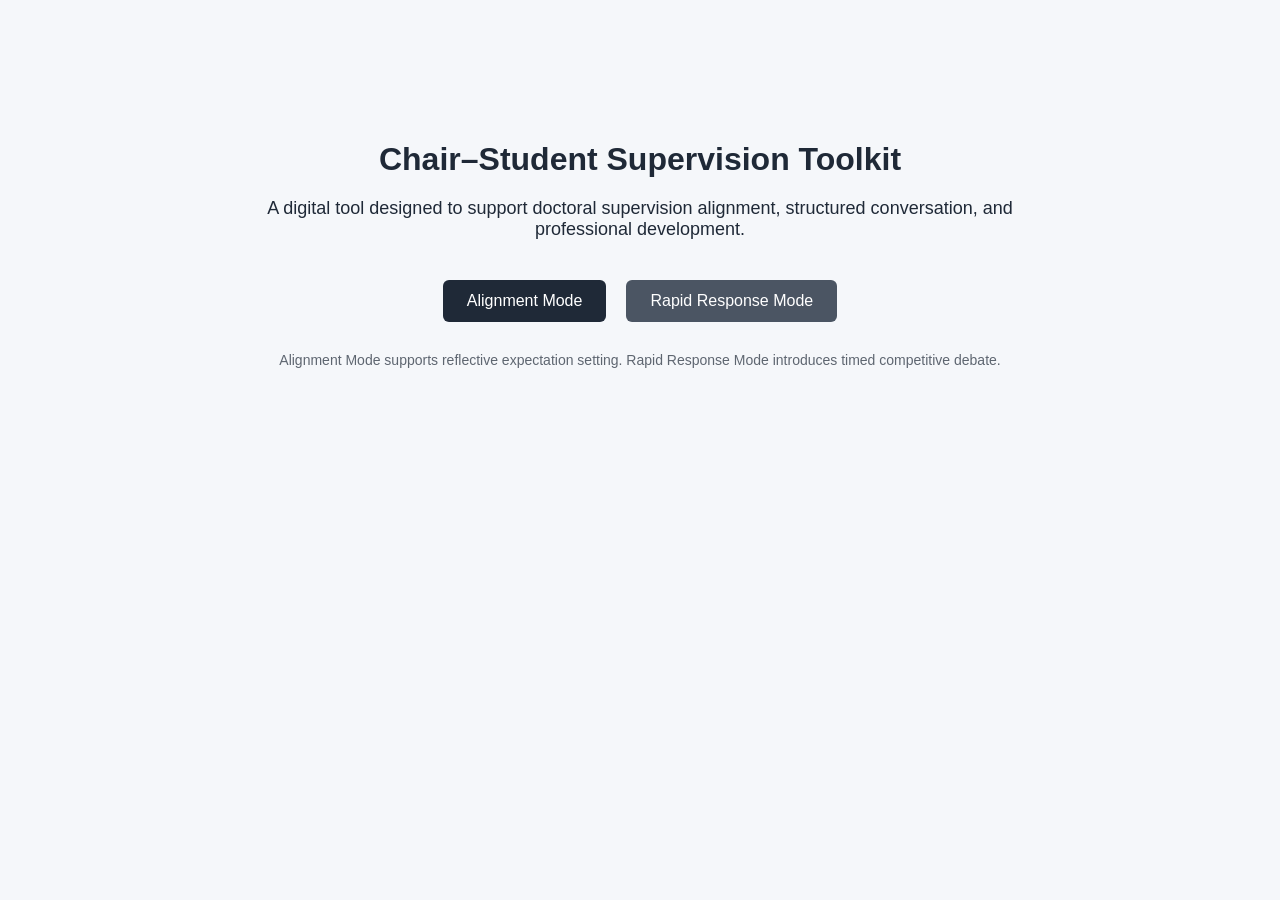
<file: index.html>
<!DOCTYPE html>
<html lang="en">
<head>
  <meta charset="UTF-8">
  <title>Chair–Student Alignment Tool</title>
  <link rel="stylesheet" href="css/styles.css">
</head>
<body>

<div class="container">
  <h1>Chair–Student Supervision Toolkit</h1>

  <p>
    A digital tool designed to support doctoral supervision alignment,
    structured conversation, and professional development.
  </p>

  <div class="buttons" style="margin-top:30px;">

    <a href="game.html" class="btn">
      Alignment Mode
    </a>

    <a href="game-debate.html" class="btn secondary">
      Rapid Response Mode
    </a>

  </div>

  <div style="margin-top:30px;">
    <p style="font-size:14px; opacity:0.7;">
      Alignment Mode supports reflective expectation setting.
      Rapid Response Mode introduces timed competitive debate.
    </p>
  </div>

</div>

</body>
</html>
</file>
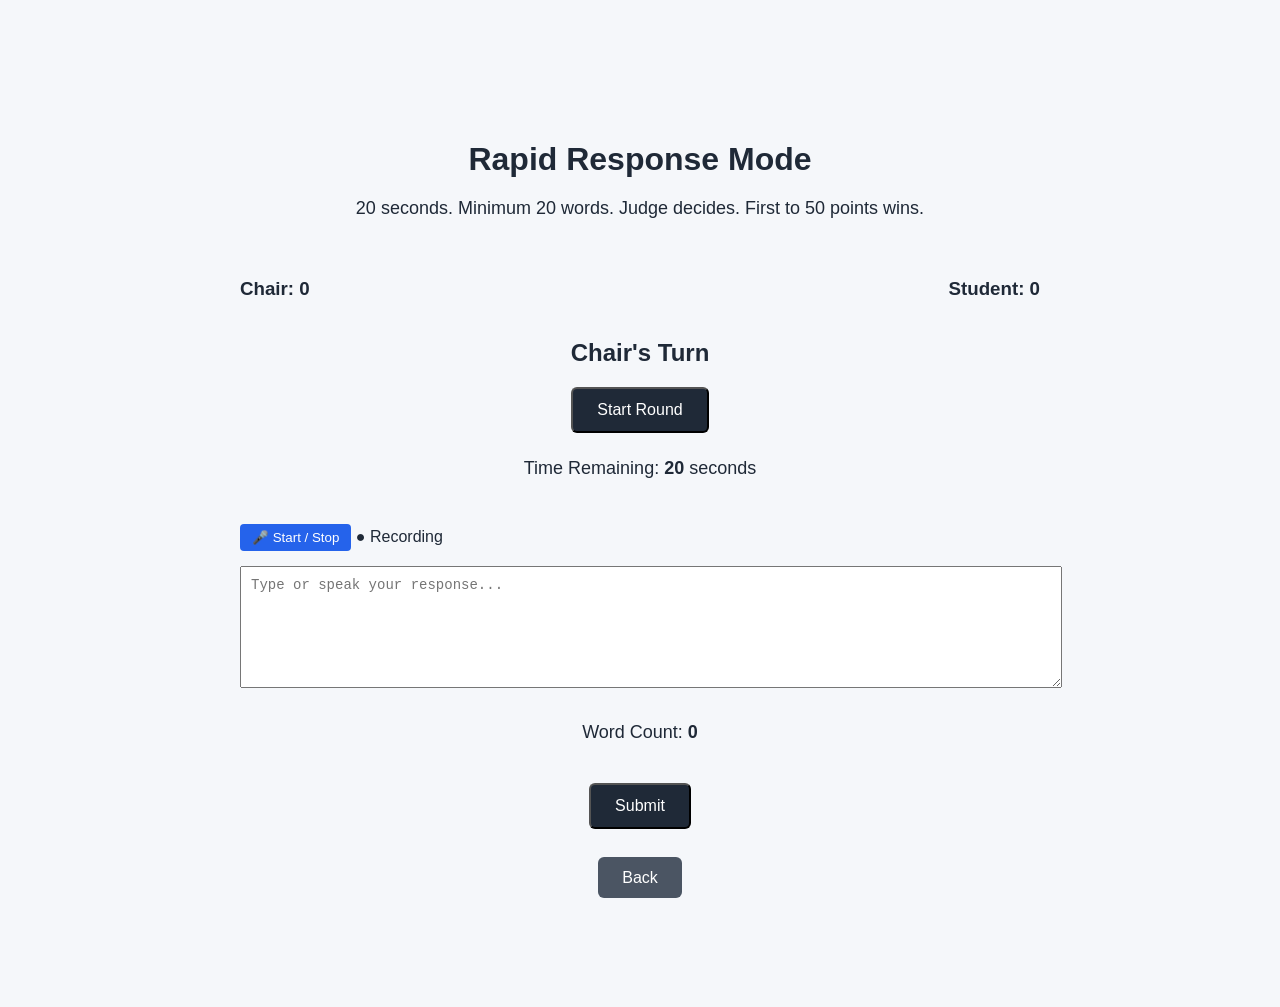
<file: game-debate.html>
<!DOCTYPE html>
<html lang="en">
<head>
  <meta charset="UTF-8">
  <title>Rapid Response Mode</title>
  <link rel="stylesheet" href="css/styles.css">
</head>
<body>

<div class="container">

  <h1>Rapid Response Mode</h1>
  <p>20 seconds. Minimum 20 words. Judge decides. First to 50 points wins.</p>

  <!-- SCOREBOARD -->
  <div class="scoreboard" style="display:flex; justify-content:space-between; margin-bottom:20px;">
    <h3>Chair: <span id="chairScore">0</span></h3>
    <h3>Student: <span id="studentScore">0</span></h3>
  </div>

  <!-- CURRENT TURN -->
  <h2 id="currentTurn">Chair's Turn</h2>

  <!-- START ROUND BUTTON -->
  <button type="button" class="btn" onclick="startRound()">Start Round</button>

  <!-- QUESTION DISPLAY -->
  <div id="questionArea" style="margin-top:25px;">
    <h3 id="questionText"></h3>
  </div>

  <!-- TIMER -->
  <p style="margin-top:15px;">
    Time Remaining: <strong><span id="timer">20</span></strong> seconds
  </p>

  <!-- RESPONSE BOX -->
  <div class="voice-block" style="margin-top:15px;">
  
    <div>
      <button 
        type="button" 
        class="voice-btn" 
        onclick="startDebateVoice()"
      >
        🎤 Start / Stop
      </button>
  
      <span 
        class="recording-indicator" 
        id="debate-indicator"
      >
        ● Recording
      </span>
    </div>
  
    <textarea 
      id="debateResponse" 
      placeholder="Type or speak your response..."
    ></textarea>
  
  </div>

  <!-- WORD COUNT -->
  <p style="margin-top:10px;">
    Word Count: <strong><span id="wordCount">0</span></strong>
  </p>

  <!-- SUBMIT BUTTON -->
  <button type="button" class="btn" onclick="submitRound()">Submit</button>

  <!-- JUDGE CONTROLS -->
  <div id="judgeControls" style="margin-top:20px; display:none;">
    <button type="button" class="btn" onclick="judgeAnswer(true)">
      Judge: Accept (+10)
    </button>
    <button type="button" class="btn secondary" onclick="judgeAnswer(false)">
      Judge: Reject (0)
    </button>
  </div>

  <!-- NAVIGATION -->
  <div style="margin-top:40px;">
    <a href="index.html" class="btn secondary">Back</a>
  </div>

</div>

<script src="js/questions.js"></script>
<script src="js/debate.js"></script>

</body>
</html>
</file>
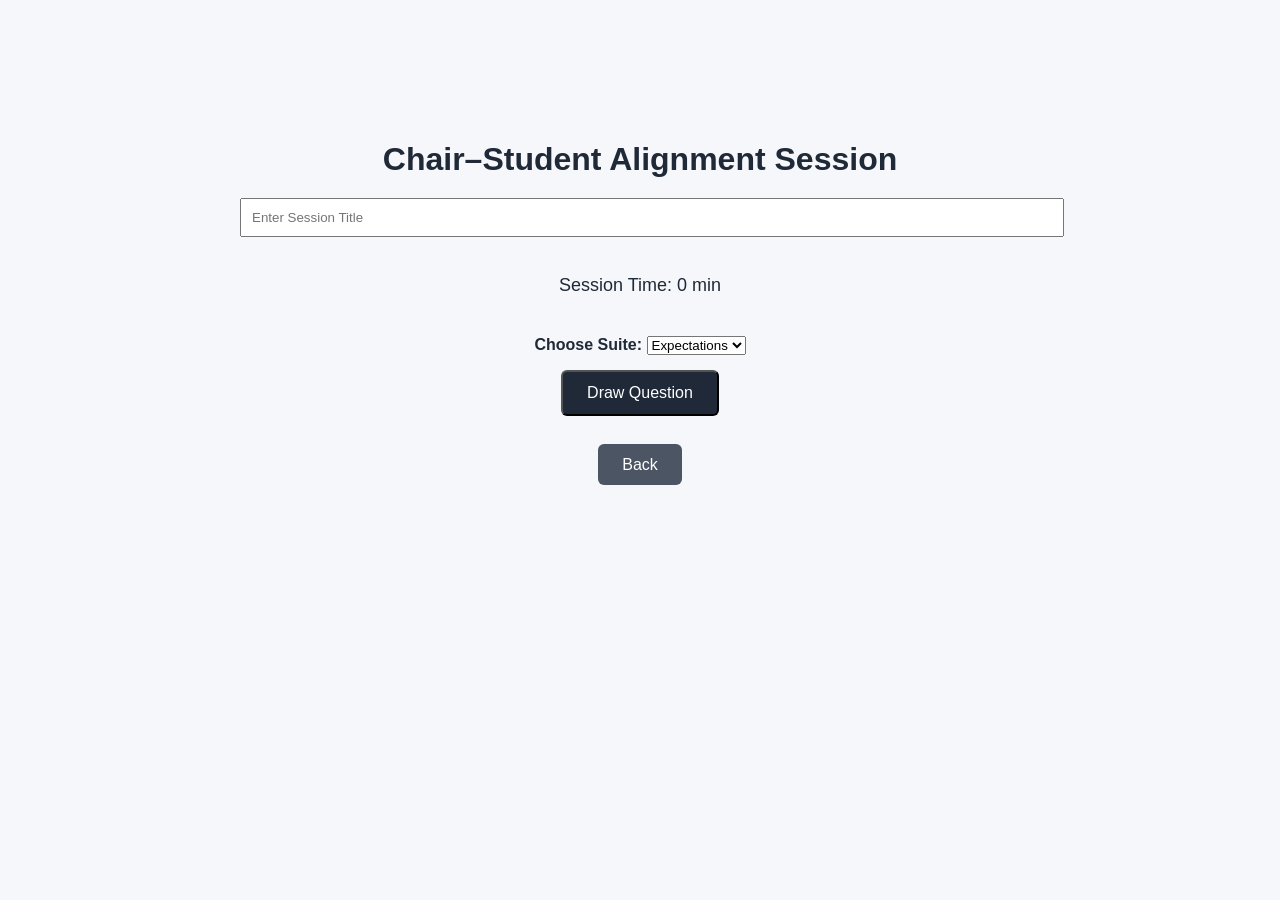
<file: game.html>
<!DOCTYPE html>
<html lang="en">
<head>
  <meta charset="UTF-8">
  <title>Chair–Student Game</title>
  <link rel="stylesheet" href="css/styles.css">
</head>
<body>

<div class="container">
  <h1>Chair–Student Alignment Session</h1>

  <input 
    type="text" 
    id="sessionTitle" 
    placeholder="Enter Session Title"
    style="width:100%; padding:10px; margin-bottom:20px;"
  >

  <p id="timer">Session Time: 0 min</p>

  <label for="suiteSelect"><strong>Choose Suite:</strong></label>
  <select id="suiteSelect" style="margin-bottom:15px;">
    <option value="expectations">Expectations</option>
    <option value="career">Career</option>
    <option value="social">Social</option>
    <option value="policy">Policy</option>
  </select>

  <br>

  <button type="button" class="btn" onclick="drawQuestion()">Draw Question</button>

  <div id="questionArea" style="margin-top:30px;">
    <h3 id="questionText"></h3>
  </div>

  <div id="responseArea" style="display:none; margin-top:20px;">

    <div class="voice-block">
      <label><strong>Chair Response</strong></label>
      <div>
        <button 
          type="button" 
          class="voice-btn" 
          onclick="startVoice('chairResponse')"
        >
          🎤 Record
        </button>
        <span 
          class="recording-indicator" 
          id="chairResponse-indicator" 
          style="display:none; color:red; margin-left:10px;"
        >
          ● Recording...
        </span>
      </div>
      <textarea 
        id="chairResponse" 
        placeholder="Chair Response"
      ></textarea>
    </div>

    <div class="voice-block">
      <label><strong>Student Response</strong></label>
      <div>
        <button 
          type="button" 
          class="voice-btn" 
          onclick="startVoice('studentResponse')"
        >
          🎤 Record
        </button>
        <span 
          class="recording-indicator" 
          id="studentResponse-indicator"
        >
          ● Recording
        </span>
      </div>
      <textarea 
        id="studentResponse" 
        placeholder="Student Response"
      ></textarea>
    </div>

    <button type="button" class="btn" onclick="saveResponse()">Save & Next</button>
    <button type="button" class="btn secondary" onclick="endSession()">End Session</button>

  </div>

  <div style="margin-top:40px;">
    <a href="index.html" class="btn secondary">Back</a>
  </div>

</div>

<script src="js/questions.js"></script>
<script src="js/game.js"></script>

</body>
</html>
</file>
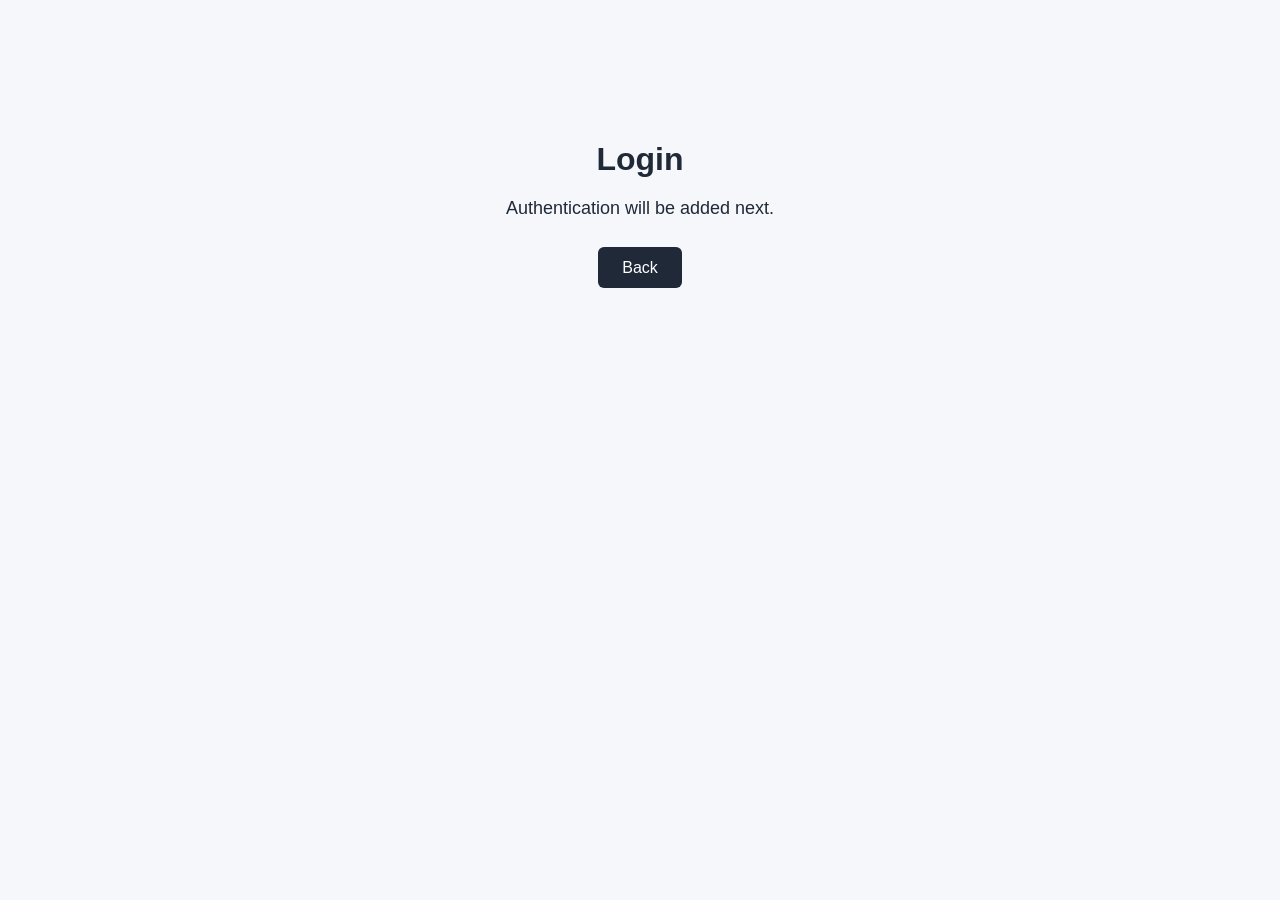
<file: login.html>
<!DOCTYPE html>
<html>
<head>
  <title>Login</title>
  <link rel="stylesheet" href="css/styles.css">
</head>
<body>

  <div class="container">
    <h1>Login</h1>
    <p>Authentication will be added next.</p>
    <a href="index.html" class="btn">Back</a>
  </div>

</body>
</html>
</file>
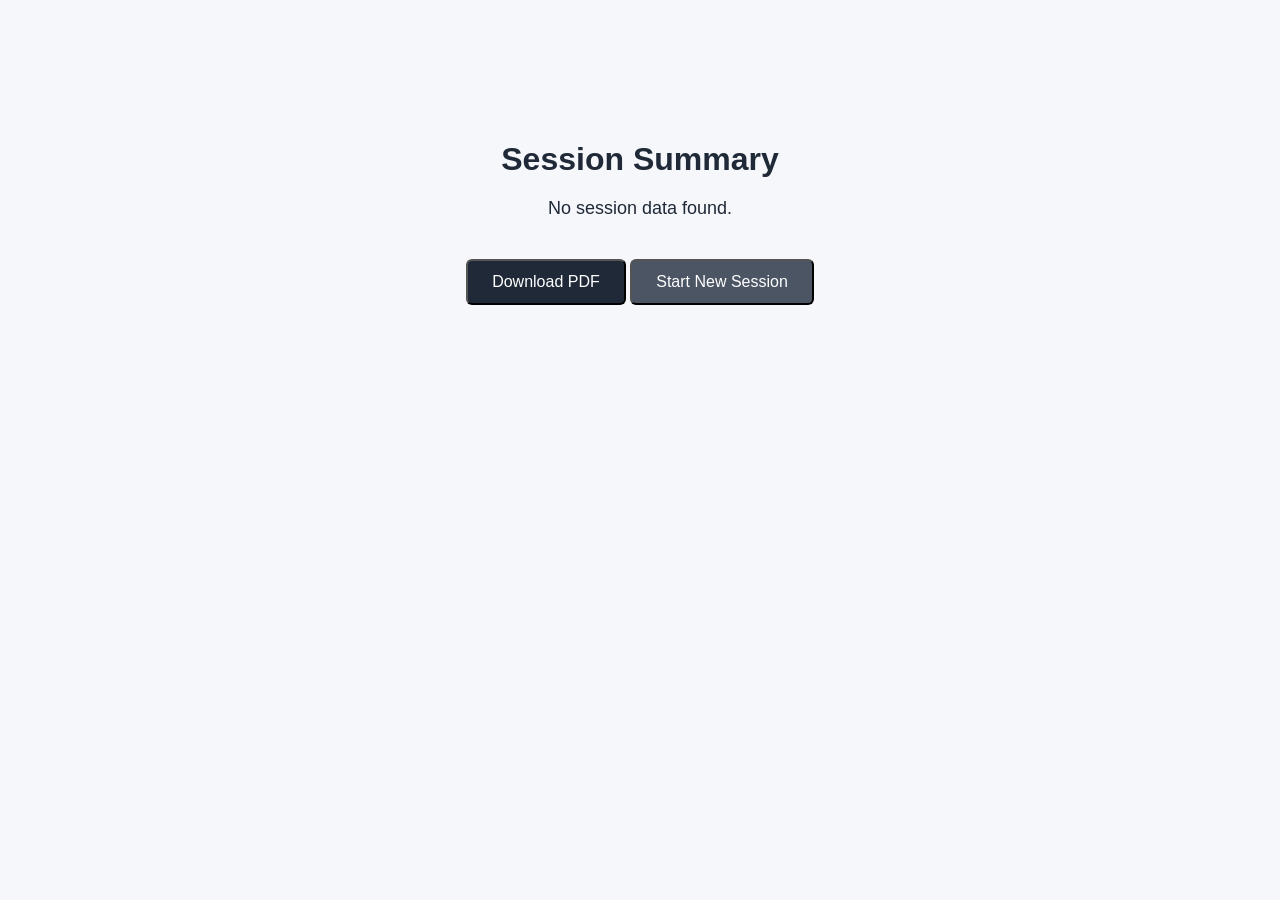
<file: summary.html>
<!DOCTYPE html>
<html>
<head>
  <title>Session Summary</title>
  <link rel="stylesheet" href="css/styles.css">
</head>
<body>

<div class="container">
  <h1>Session Summary</h1>

  <div id="summaryContainer"></div>

  <div style="margin-top:30px;">
    <button class="btn" onclick="downloadPDF()">Download PDF</button>
    <button class="btn secondary" onclick="resetSession()">Start New Session</button>
  </div>
</div>

<script src="js/summary.js"></script>

</body>
</html>
</file>
<file: css/styles.css>
body {
  margin: 0;
  font-family: Arial, sans-serif;
  background-color: #f5f7fa;
  color: #1f2937;
}

.container {
  max-width: 800px;
  margin: 100px auto;
  text-align: center;
  padding: 20px;
}

h1 {
  font-size: 32px;
  margin-bottom: 20px;
}

p {
  font-size: 18px;
  margin-bottom: 40px;
}

.buttons {
  display: flex;
  justify-content: center;
  gap: 20px;
}

.btn {
  padding: 12px 24px;
  background-color: #1f2937;
  color: white;
  text-decoration: none;
  border-radius: 6px;
  font-size: 16px;
}

.btn:hover {
  background-color: #374151;
}

.secondary {
  background-color: #4b5563;
}

textarea {
  width: 100%;
  height: 100px;
  margin: 10px 0;
  padding: 10px;
  font-size: 14px;
}

.summary-block {
  text-align: left;
  margin-bottom: 25px;
  padding: 15px;
  background-color: white;
  border-radius: 6px;
}

hr {
  margin-top: 15px;
}

.voice-block {
  margin-bottom: 20px;
  text-align: left;
}

.voice-btn {
  margin: 5px 0;
  padding: 6px 12px;
  background-color: #2563eb;
  color: white;
  border: none;
  border-radius: 4px;
  cursor: pointer;
}

.voice-btn:hover {
  background-color: #1e40af;
}

body {
  margin: 0;
  font-family: Arial, sans-serif;
  background-color: #f5f7fa;
  color: #1f2937;
}

.container {
  max-width: 800px;
  margin: 100px auto;
  text-align: center;
  padding: 20px;
}

h1 {
  font-size: 32px;
  margin-bottom: 20px;
}

p {
  font-size: 18px;
  margin-bottom: 40px;
}

.buttons {
  display: flex;
  justify-content: center;
  gap: 20px;
}

.btn {
  padding: 12px 24px;
  background-color: #1f2937;
  color: white;
  text-decoration: none;
  border-radius: 6px;
  font-size: 16px;
}

.btn:hover {
  background-color: #374151;
}

.secondary {
  background-color: #4b5563;
}

textarea {
  width: 100%;
  height: 100px;
  margin: 10px 0;
  padding: 10px;
  font-size: 14px;
}

.summary-block {
  text-align: left;
  margin-bottom: 25px;
  padding: 15px;
  background-color: white;
  border-radius: 6px;
}

hr {
  margin-top: 15px;
}

.voice-block {
  margin-bottom: 20px;
  text-align: left;
}

.voice-btn {
  margin: 5px 0;
  padding: 6px 12px;
  background-color: #2563eb;
  color: white;
  border: none;
  border-radius: 4px;
  cursor: pointer;
}

.voice-btn:hover {
  background-color: #1e40af;
}
</file>
